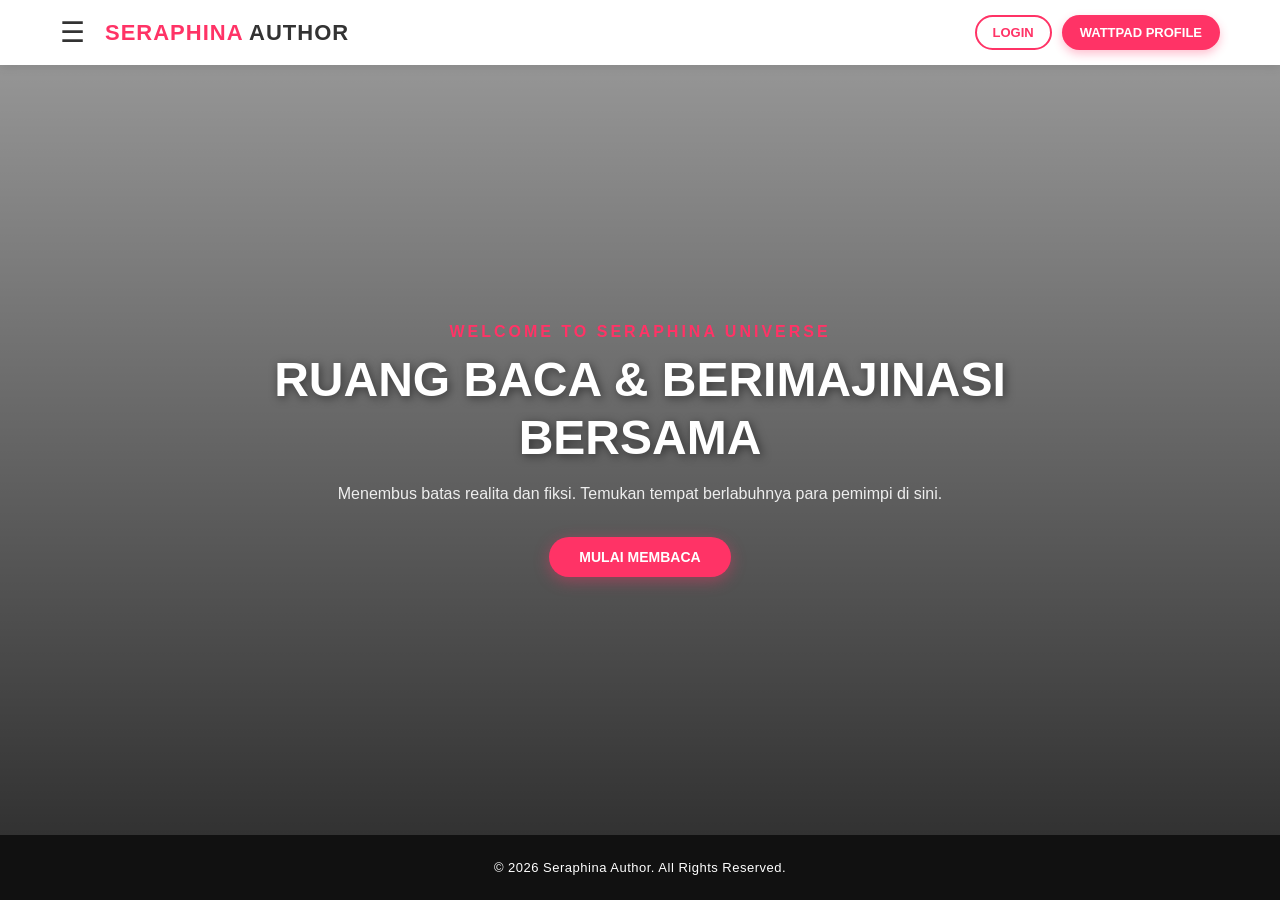
<file: index.html>
<!DOCTYPE html>
<html lang="id">
<head>
    <meta charset="UTF-8">
    <meta name="viewport" content="width=device-width, initial-scale=1.0">
    <title>Seraphina Author - Home</title>
    <link rel="stylesheet" href="style.css">
</head>
<body class="home-body">

    <!-- NAVIGASI & HAMBURGER MENU -->
    <nav class="navbar">
        <div class="nav-container">
            <div class="nav-left">
                <div class="hamburger" onclick="toggleSidebar()">&#9776;</div>
                <div class="logo">
                    <a href="index.html">SERAPHINA <span>AUTHOR</span></a>
                </div>
            </div>
        
            <div class="nav-right" style="display: flex; gap: 10px; align-items: center;">
                <a href="login.html" class="btn-login">LOGIN</a>
                <a href="https://wattpad.com" target="_blank" class="btn-wattpad">WATTPAD PROFILE</a>
            </div>
        </div>
    </nav>

    <!-- SIDEBAR -->
    <div id="mySidebar" class="sidebar">
        <span class="close-btn" onclick="toggleSidebar()">&times;</span>
        <ul class="sidebar-menu">
            <li><a href="index.html" onclick="toggleSidebar()">HOME</a></li>
            <li><a href="chapters.html" onclick="toggleSidebar()">CHAPTERS</a></li>
            <li><a href="character.html" onclick="toggleSidebar()">CHARACTER</a></li>
            <li><a href="stories.html" onclick="toggleSidebar()">STORIES</a></li>
            <li><a href="soundtrack.html" onclick="toggleSidebar()">SOUNDTRACK</a></li>
            <li><a href="login.html" onclick="toggleSidebar()">LOGIN</a></li>
        </ul>
    </div>

    <div id="sidebarOverlay" class="sidebar-overlay" onclick="toggleSidebar()"></div>

    <!-- HERO BANNER -->
    <header class="hero">
        <video autoplay loop muted playsinline class="hero-video">
            <source src="BG BARU (1).mp4" type="video/mp4">
        </video>

        <div class="hero-overlay">
            <div class="hero-content">
                <p class="tagline">WELCOME TO SERAPHINA UNIVERSE</p>
                <h1>RUANG BACA & BERIMAJINASI BERSAMA</h1>
                <p class="sub-text">Menembus batas realita dan fiksi. Temukan tempat berlabuhnya para pemimpi di sini.</p>
                <div class="hero-buttons">
                    <a href="https://www.wattpad.com/story/394525898-kilau-dan-debu-s1-end" target="_blank" class="btn-main">MULAI MEMBACA</a>
                </div>
            </div>
        </div>
    </header>

    <footer>
        <p>&copy; 2026 Seraphina Author. All Rights Reserved.</p>
    </footer>

    <!-- SCRIPT MENU -->
    <script>
        function toggleSidebar() {
            var sidebar = document.getElementById("mySidebar");
            sidebar.classList.toggle("active");
            
            // Opsional: untuk mengaktifkan overlay jika ada
            var overlay = document.getElementById("sidebarOverlay");
            if(overlay) {
                overlay.classList.toggle("active");
            }
        }
    </script>
    <script src="script.js"></script>
</body>
</html>
</file>
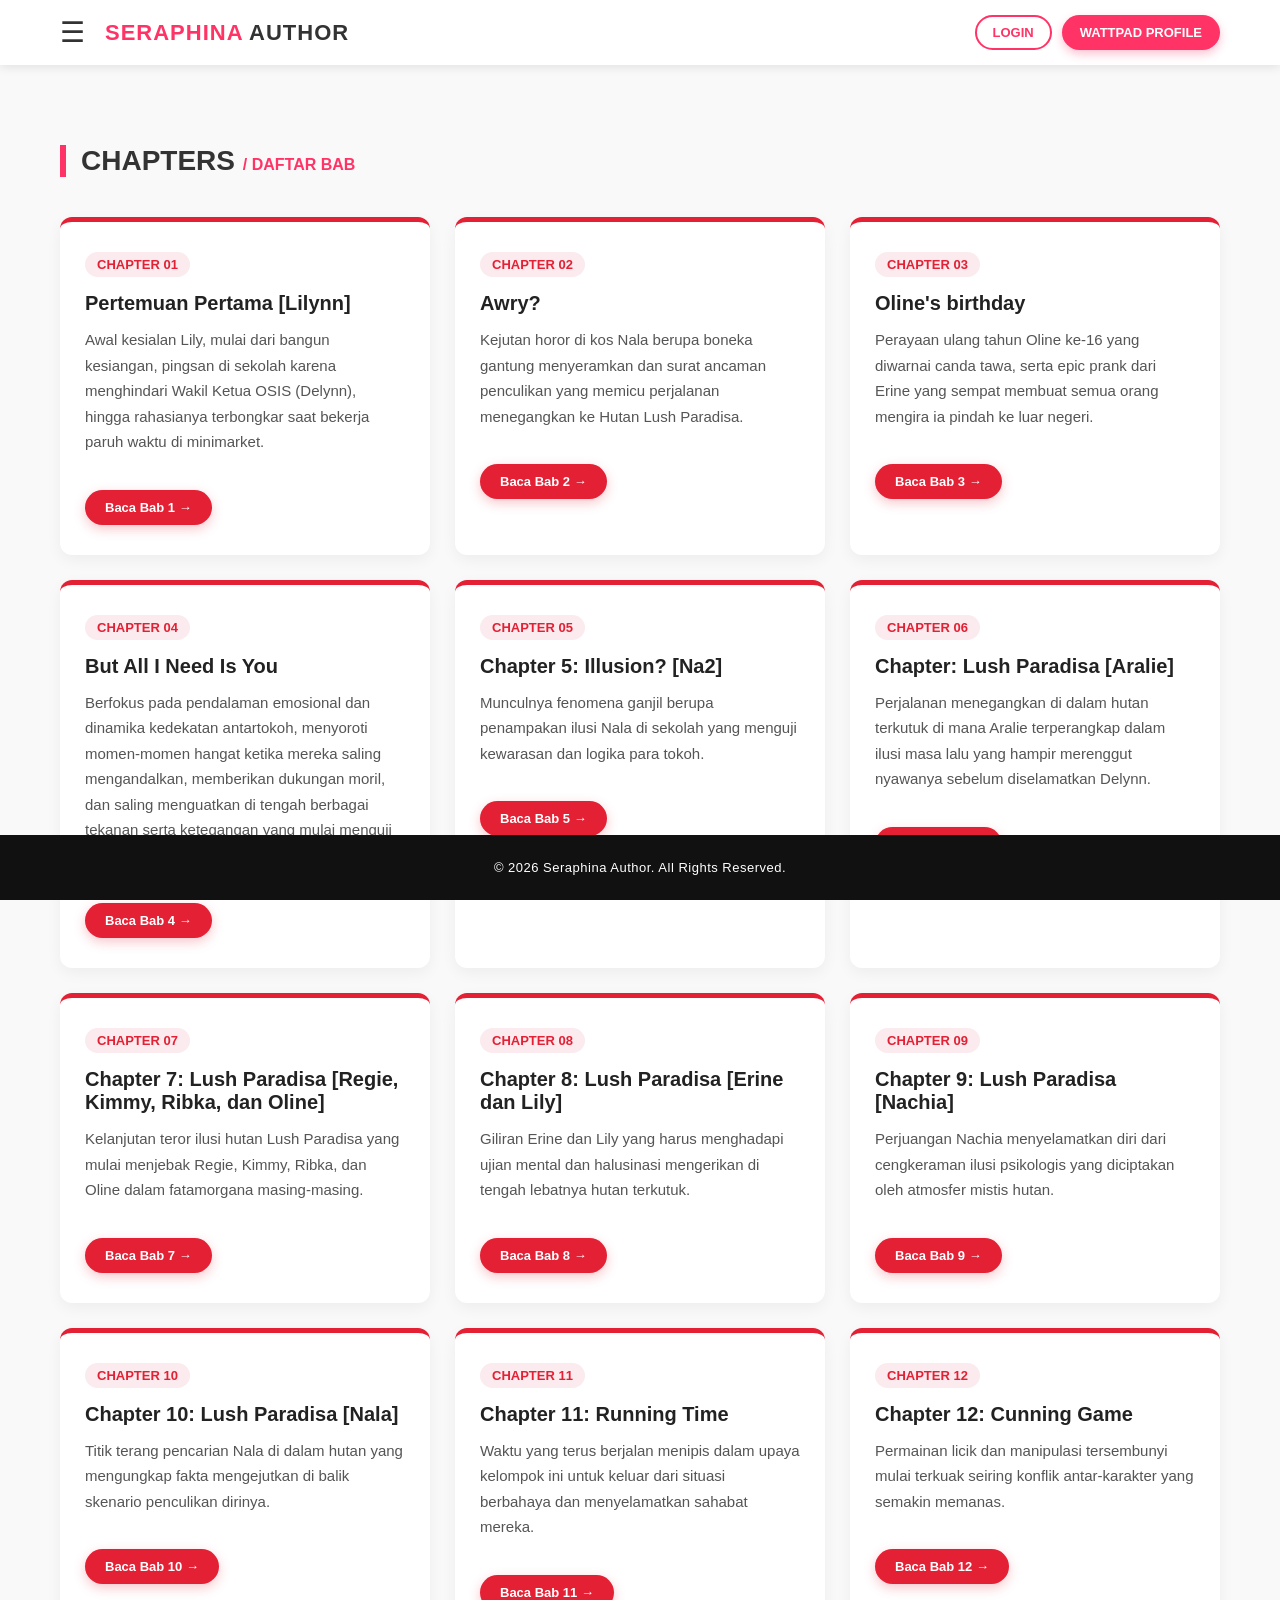
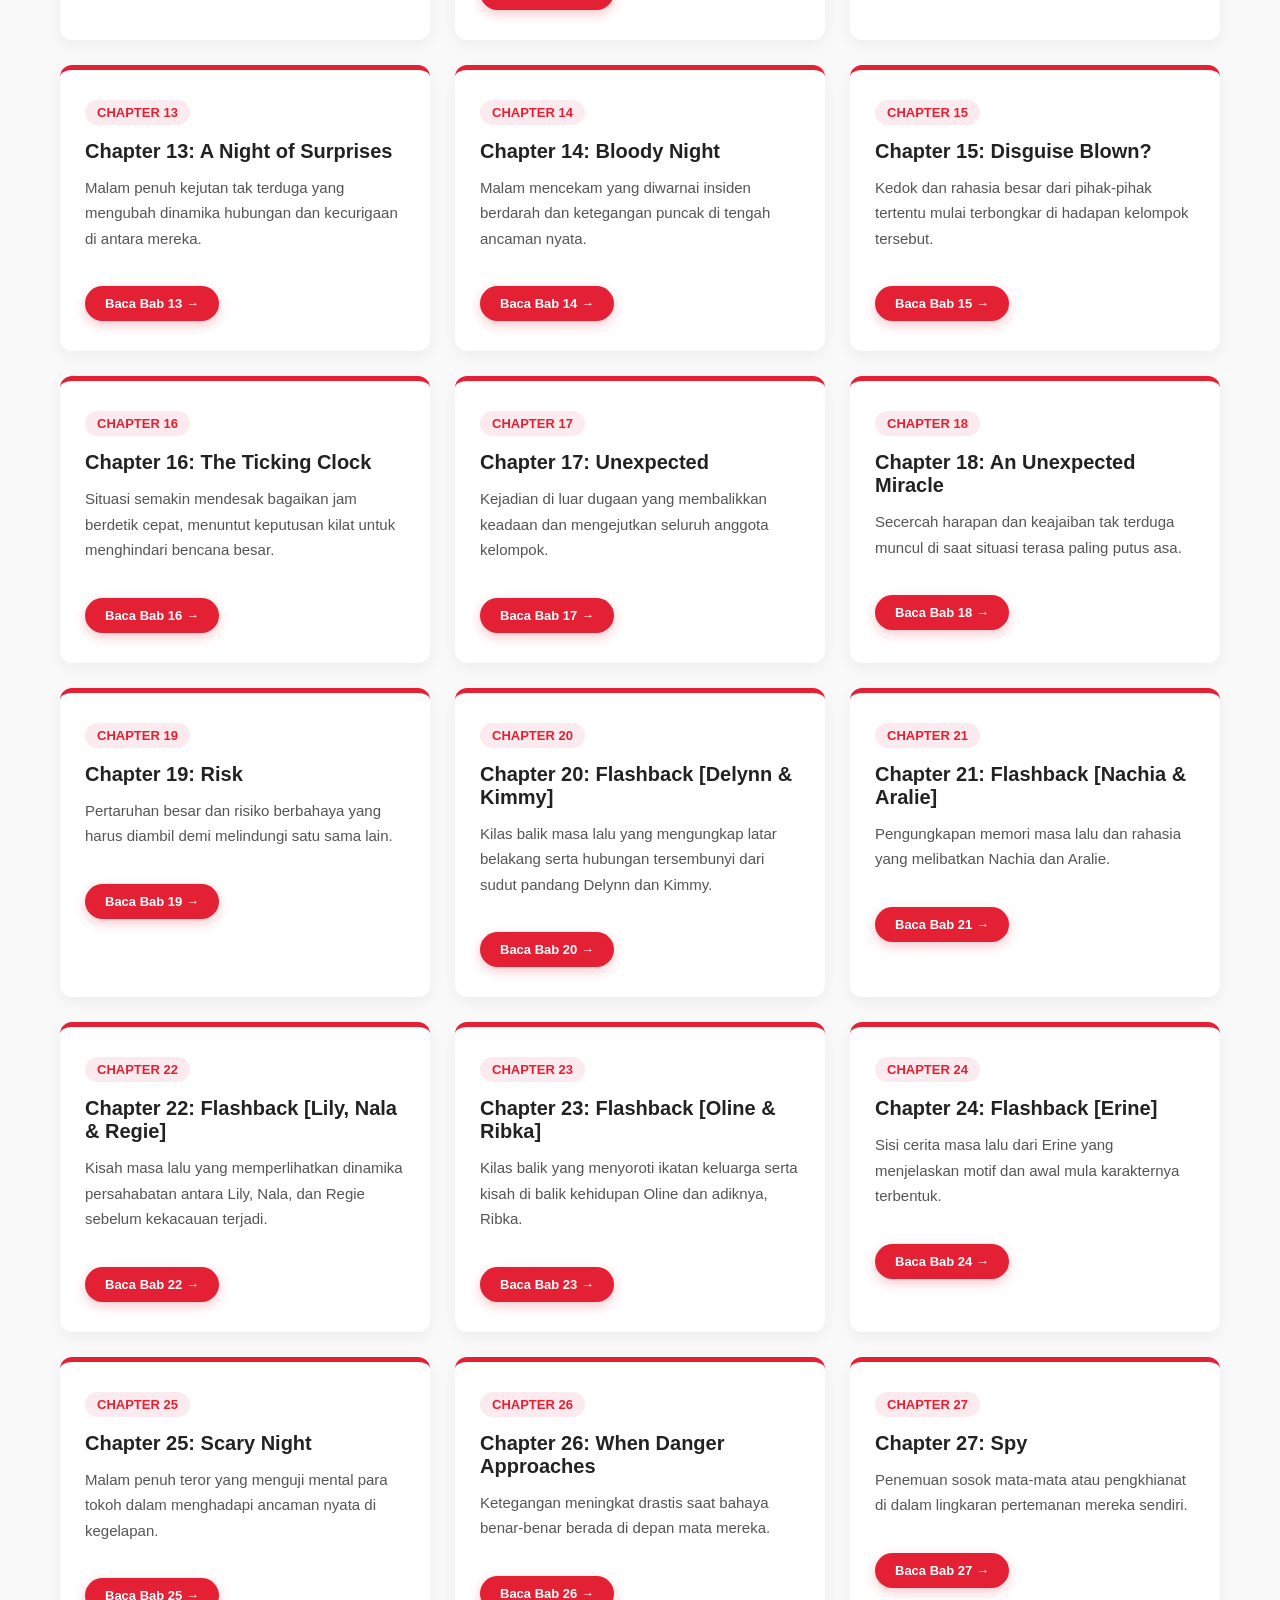
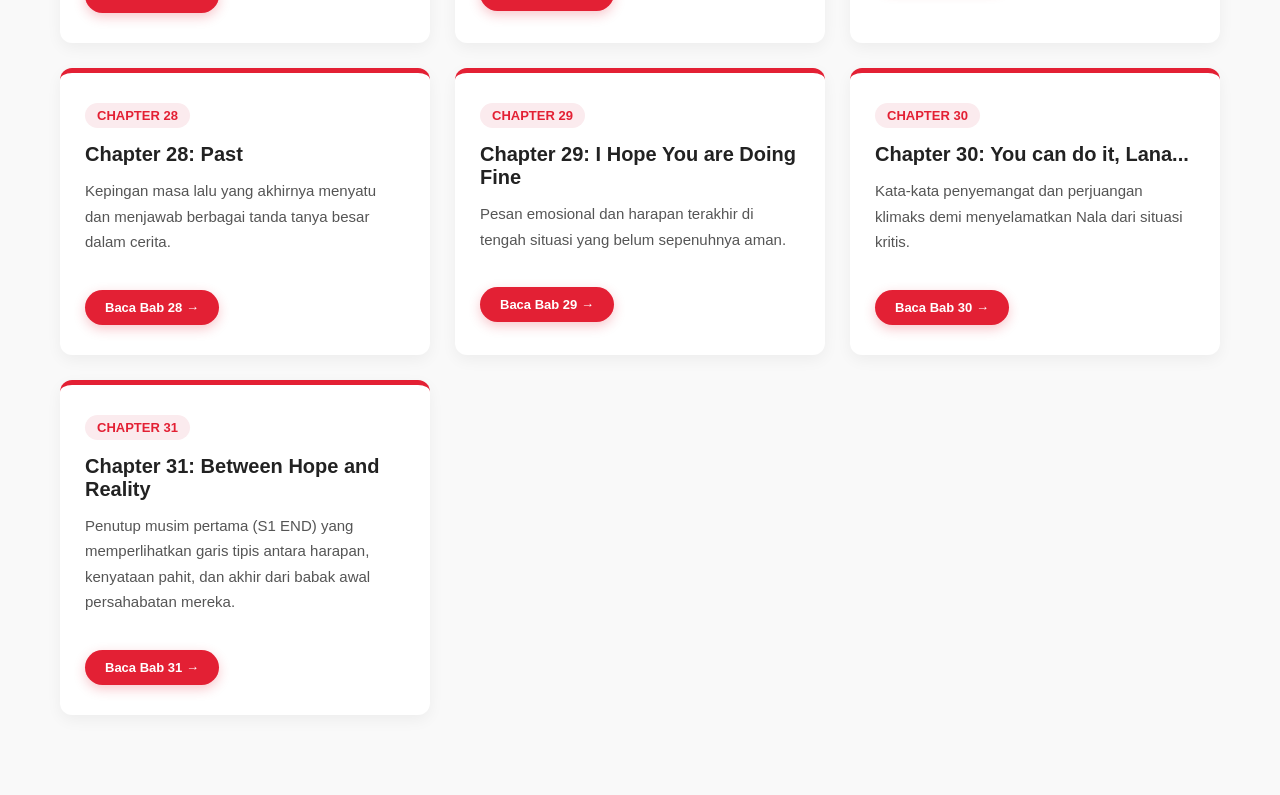
<file: chapters.html>
<!DOCTYPE html>
<html lang="id">
<head>
    <meta charset="UTF-8">
    <meta name="viewport" content="width=device-width, initial-scale=1.0">
    <title>Chapters - Seraphina Author</title>
    <link rel="stylesheet" href="style.css">
</head>
<body>

    <!-- NAVIGASI & SIDEBAR (Harus selalu ada di setiap halaman) -->
    <nav class="navbar">
        <div class="nav-container">
            <div class="nav-left">
                <div class="hamburger" onclick="toggleSidebar()">&#9776;</div>
                <div class="logo">
                    <a href="index.html">SERAPHINA <span>AUTHOR</span></a>
                </div>
            </div>
            
            <!-- Ini bagian yang baru ditambahkan -->
            <div class="nav-right" style="display: flex; gap: 10px; align-items: center;">
                <a href="login.html" class="btn-login">LOGIN</a>
                <a href="https://wattpad.com" target="_blank" class="btn-wattpad">WATTPAD PROFILE</a>
            </div>
            
        </div>
    </nav>

    <!-- SIDEBAR -->
    <div id="mySidebar" class="sidebar">
        <span class="close-btn" onclick="toggleSidebar()">&times;</span>
        <ul class="sidebar-menu">
            <li><a href="index.html" onclick="toggleSidebar()">HOME</a></li>
            <!-- class="active" dipasang di menu CHAPTER -->
            <li><a href="chapters.html" class="active" onclick="toggleSidebar()">CHAPTERS</a></li>
            <li><a href="character.html" onclick="toggleSidebar()">CHARACTER</a></li>
            <li><a href="stories.html" onclick="toggleSidebar()">STORIES</a></li>
            <li><a href="soundtrack.html" onclick="toggleSidebar()">SOUNDTRACK</a></li>
            <li><a href="login.html" onclick="toggleSidebar()">LOGIN</a></li>
        </ul>
    </div>
    <div id="sidebarOverlay" class="sidebar-overlay" onclick="toggleSidebar()"></div>

    <div id="sidebarOverlay" class="sidebar-overlay" onclick="toggleSidebar()"></div>

    <!-- KONTEN HALAMAN CHAPTER -->
    <section class="section-container">
        <h2 class="section-title">CHAPTERS <span>/ DAFTAR BAB</span></h2>
        <div class="chapter-grid">
            
            <div class="chapter-card">
                <span class="chapter-number">CHAPTER 01</span>
                <h3>Pertemuan Pertama [Lilynn]</h3>
                <p class="chapter-desc">Awal kesialan Lily, mulai dari bangun kesiangan, pingsan di sekolah karena menghindari Wakil Ketua OSIS (Delynn), hingga rahasianya terbongkar saat bekerja paruh waktu di minimarket.</p>
                <a href="#" class="read-more">Baca Bab 1 &rarr;</a>
            </div>

            <div class="chapter-card">
                <span class="chapter-number">CHAPTER 02</span>
                <h3>Awry?</h3>
                <p class="chapter-desc">Kejutan horor di kos Nala berupa boneka gantung menyeramkan dan surat ancaman penculikan yang memicu perjalanan menegangkan ke Hutan Lush Paradisa.</p>
                <a href="#" class="read-more">Baca Bab 2 &rarr;</a>
            </div>

            <div class="chapter-card">
                <span class="chapter-number">CHAPTER 03</span>
                <h3>Oline's birthday</h3>
                <p class="chapter-desc">Perayaan ulang tahun Oline ke-16 yang diwarnai canda tawa, serta epic prank dari Erine yang sempat membuat semua orang mengira ia pindah ke luar negeri.</p>
                <a href="#" class="read-more">Baca Bab 3 &rarr;</a>
            </div>

            <div class="chapter-card">
                <span class="chapter-number">CHAPTER 04</span>
                <h3>But All I Need Is You</h3>
                <p class="chapter-desc">Berfokus pada pendalaman emosional dan dinamika kedekatan antartokoh, menyoroti momen-momen hangat ketika mereka saling mengandalkan, memberikan dukungan moril, dan saling menguatkan di tengah berbagai tekanan serta ketegangan yang mulai menguji ikatan persahabatan mereka.</p>
                <a href="#" class="read-more">Baca Bab 4 &rarr;</a>
            </div>

            <div class="chapter-card">
                <span class="chapter-number">CHAPTER 05</span>
                <h3>Chapter 5: Illusion? [Na2]</h3>
                <p class="chapter-desc">Munculnya fenomena ganjil berupa penampakan ilusi Nala di sekolah yang menguji kewarasan dan logika para tokoh.</p>
                <a href="#" class="read-more">Baca Bab 5 &rarr;</a>
            </div>

            <div class="chapter-card">
                <span class="chapter-number">CHAPTER 06</span>
                <h3>Chapter: Lush Paradisa [Aralie]</h3>
                <p class="chapter-desc">Perjalanan menegangkan di dalam hutan terkutuk di mana Aralie terperangkap dalam ilusi masa lalu yang hampir merenggut nyawanya sebelum diselamatkan Delynn.</p>
                <a href="#" class="read-more">Baca Bab 6 &rarr;</a>
            </div>

            <div class="chapter-card">
                <span class="chapter-number">CHAPTER 07</span>
                <h3>Chapter 7: Lush Paradisa [Regie, Kimmy, Ribka, dan Oline]</h3>
                <p class="chapter-desc">Kelanjutan teror ilusi hutan Lush Paradisa yang mulai menjebak Regie, Kimmy, Ribka, dan Oline dalam fatamorgana masing-masing.</p>
                <a href="#" class="read-more">Baca Bab 7 &rarr;</a>
            </div>

            <div class="chapter-card">
                <span class="chapter-number">CHAPTER 08</span>
                <h3>Chapter 8: Lush Paradisa [Erine dan Lily]</h3>
                <p class="chapter-desc">Giliran Erine dan Lily yang harus menghadapi ujian mental dan halusinasi mengerikan di tengah lebatnya hutan terkutuk.</p>
                <a href="#" class="read-more">Baca Bab 8 &rarr;</a>
            </div>

            <div class="chapter-card">
                <span class="chapter-number">CHAPTER 09</span>
                <h3>Chapter 9: Lush Paradisa [Nachia]</h3>
                <p class="chapter-desc">Perjuangan Nachia menyelamatkan diri dari cengkeraman ilusi psikologis yang diciptakan oleh atmosfer mistis hutan.</p>
                <a href="#" class="read-more">Baca Bab 9 &rarr;</a>
            </div>

            <div class="chapter-card">
                <span class="chapter-number">CHAPTER 10</span>
                <h3>Chapter 10: Lush Paradisa [Nala]</h3>
                <p class="chapter-desc">Titik terang pencarian Nala di dalam hutan yang mengungkap fakta mengejutkan di balik skenario penculikan dirinya.</p>
                <a href="#" class="read-more">Baca Bab 10 &rarr;</a>
            </div>

            <div class="chapter-card">
                <span class="chapter-number">CHAPTER 11</span>
                <h3>Chapter 11: Running Time</h3>
                <p class="chapter-desc">Waktu yang terus berjalan menipis dalam upaya kelompok ini untuk keluar dari situasi berbahaya dan menyelamatkan sahabat mereka.</p>
                <a href="#" class="read-more">Baca Bab 11 &rarr;</a>
            </div>

            <div class="chapter-card">
                <span class="chapter-number">CHAPTER 12</span>
                <h3>Chapter 12: Cunning Game</h3>
                <p class="chapter-desc">Permainan licik dan manipulasi tersembunyi mulai terkuak seiring konflik antar-karakter yang semakin memanas.</p>
                <a href="#" class="read-more">Baca Bab 12 &rarr;</a>
            </div>

            <div class="chapter-card">
                <span class="chapter-number">CHAPTER 13</span>
                <h3>Chapter 13: A Night of Surprises</h3>
                <p class="chapter-desc">Malam penuh kejutan tak terduga yang mengubah dinamika hubungan dan kecurigaan di antara mereka.</p>
                <a href="#" class="read-more">Baca Bab 13 &rarr;</a>
            </div>

            <div class="chapter-card">
                <span class="chapter-number">CHAPTER 14</span>
                <h3>Chapter 14: Bloody Night</h3>
                <p class="chapter-desc">Malam mencekam yang diwarnai insiden berdarah dan ketegangan puncak di tengah ancaman nyata.</p>
                <a href="#" class="read-more">Baca Bab 14 &rarr;</a>
            </div>

            <div class="chapter-card">
                <span class="chapter-number">CHAPTER 15</span>
                <h3>Chapter 15: Disguise Blown?</h3>
                <p class="chapter-desc">Kedok dan rahasia besar dari pihak-pihak tertentu mulai terbongkar di hadapan kelompok tersebut.</p>
                <a href="#" class="read-more">Baca Bab 15 &rarr;</a>
            </div>

            <div class="chapter-card">
                <span class="chapter-number">CHAPTER 16</span>
                <h3>Chapter 16: The Ticking Clock</h3>
                <p class="chapter-desc">Situasi semakin mendesak bagaikan jam berdetik cepat, menuntut keputusan kilat untuk menghindari bencana besar.</p>
                <a href="#" class="read-more">Baca Bab 16 &rarr;</a>
            </div>

            <div class="chapter-card">
                <span class="chapter-number">CHAPTER 17</span>
                <h3>Chapter 17: Unexpected</h3>
                <p class="chapter-desc">Kejadian di luar dugaan yang membalikkan keadaan dan mengejutkan seluruh anggota kelompok.</p>
                <a href="#" class="read-more">Baca Bab 17 &rarr;</a>
            </div>

            <div class="chapter-card">
                <span class="chapter-number">CHAPTER 18</span>
                <h3>Chapter 18: An Unexpected Miracle</h3>
                <p class="chapter-desc">Secercah harapan dan keajaiban tak terduga muncul di saat situasi terasa paling putus asa.</p>
                <a href="#" class="read-more">Baca Bab 18 &rarr;</a>
            </div>

            <div class="chapter-card">
                <span class="chapter-number">CHAPTER 19</span>
                <h3>Chapter 19: Risk</h3>
                <p class="chapter-desc">Pertaruhan besar dan risiko berbahaya yang harus diambil demi melindungi satu sama lain.</p>
                <a href="#" class="read-more">Baca Bab 19 &rarr;</a>
            </div>

            <div class="chapter-card">
                <span class="chapter-number">CHAPTER 20</span>
                <h3>Chapter 20: Flashback [Delynn & Kimmy]</h3>
                <p class="chapter-desc">Kilas balik masa lalu yang mengungkap latar belakang serta hubungan tersembunyi dari sudut pandang Delynn dan Kimmy.</p>
                <a href="#" class="read-more">Baca Bab 20 &rarr;</a>
            </div>

            <div class="chapter-card">
                <span class="chapter-number">CHAPTER 21</span>
                <h3>Chapter 21: Flashback [Nachia & Aralie]</h3>
                <p class="chapter-desc">Pengungkapan memori masa lalu dan rahasia yang melibatkan Nachia dan Aralie.</p>
                <a href="#" class="read-more">Baca Bab 21 &rarr;</a>
            </div>

            <div class="chapter-card">
                <span class="chapter-number">CHAPTER 22</span>
                <h3>Chapter 22: Flashback [Lily, Nala & Regie]</h3>
                <p class="chapter-desc">Kisah masa lalu yang memperlihatkan dinamika persahabatan antara Lily, Nala, dan Regie sebelum kekacauan terjadi.</p>
                <a href="#" class="read-more">Baca Bab 22 &rarr;</a>
            </div>

            <div class="chapter-card">
                <span class="chapter-number">CHAPTER 23</span>
                <h3>Chapter 23: Flashback [Oline & Ribka]</h3>
                <p class="chapter-desc">Kilas balik yang menyoroti ikatan keluarga serta kisah di balik kehidupan Oline dan adiknya, Ribka.</p>
                <a href="#" class="read-more">Baca Bab 23 &rarr;</a>
            </div>

            <div class="chapter-card">
                <span class="chapter-number">CHAPTER 24</span>
                <h3>Chapter 24: Flashback [Erine]</h3>
                <p class="chapter-desc">Sisi cerita masa lalu dari Erine yang menjelaskan motif dan awal mula karakternya terbentuk.</p>
                <a href="#" class="read-more">Baca Bab 24 &rarr;</a>
            </div>

            <div class="chapter-card">
                <span class="chapter-number">CHAPTER 25</span>
                <h3>Chapter 25: Scary Night</h3>
                <p class="chapter-desc">Malam penuh teror yang menguji mental para tokoh dalam menghadapi ancaman nyata di kegelapan.</p>
                <a href="#" class="read-more">Baca Bab 25 &rarr;</a>
            </div>

            <div class="chapter-card">
                <span class="chapter-number">CHAPTER 26</span>
                <h3>Chapter 26: When Danger Approaches</h3>
                <p class="chapter-desc">Ketegangan meningkat drastis saat bahaya benar-benar berada di depan mata mereka.</p>
                <a href="#" class="read-more">Baca Bab 26 &rarr;</a>
            </div>

            <div class="chapter-card">
                <span class="chapter-number">CHAPTER 27</span>
                <h3>Chapter 27: Spy</h3>
                <p class="chapter-desc">Penemuan sosok mata-mata atau pengkhianat di dalam lingkaran pertemanan mereka sendiri.</p>
                <a href="#" class="read-more">Baca Bab 27 &rarr;</a>
            </div>

            <div class="chapter-card">
                <span class="chapter-number">CHAPTER 28</span>
                <h3>Chapter 28: Past</h3>
                <p class="chapter-desc">Kepingan masa lalu yang akhirnya menyatu dan menjawab berbagai tanda tanya besar dalam cerita.</p>
                <a href="#" class="read-more">Baca Bab 28 &rarr;</a>
            </div>

            <div class="chapter-card">
                <span class="chapter-number">CHAPTER 29</span>
                <h3>Chapter 29: I Hope You are Doing Fine</h3>
                <p class="chapter-desc">Pesan emosional dan harapan terakhir di tengah situasi yang belum sepenuhnya aman.</p>
                <a href="#" class="read-more">Baca Bab 29 &rarr;</a>
            </div>

            <div class="chapter-card">
                <span class="chapter-number">CHAPTER 30</span>
                <h3>Chapter 30: You can do it, Lana...</h3>
                <p class="chapter-desc">Kata-kata penyemangat dan perjuangan klimaks demi menyelamatkan Nala dari situasi kritis.</p>
                <a href="#" class="read-more">Baca Bab 30 &rarr;</a>
            </div>

            <div class="chapter-card">
                <span class="chapter-number">CHAPTER 31</span>
                <h3>Chapter 31: Between Hope and Reality</h3>
                <p class="chapter-desc">Penutup musim pertama (S1 END) yang memperlihatkan garis tipis antara harapan, kenyataan pahit, dan akhir dari babak awal persahabatan mereka.</p>
                <a href="#" class="read-more">Baca Bab 31 &rarr;</a>
            </div>

        </div>
    </section>

    <footer style="position: fixed; bottom: 0; width: 100%;">
        <p>&copy; 2026 Seraphina Author. All Rights Reserved.</p>
    </footer>

    <!-- ================= JAVASCRIPT UNTUK INTERAKSI MENU ================= -->
    <script>
        const openMenuBtn = document.getElementById('open-menu');
        const closeMenuBtn = document.getElementById('close-menu');
        const sidebar = document.getElementById('sidebar');
        const overlay = document.getElementById('overlay');

        // Fungsi untuk membuka menu sidebar
        function openSidebar() {
            sidebar.classList.add('active');
            overlay.classList.add('active');
        }

        // Fungsi untuk menutup menu sidebar
        function closeSidebar() {
            sidebar.classList.remove('active');
            overlay.classList.remove('active');
        }

        // Event listener saat tombol diklik
        if(openMenuBtn && closeMenuBtn && sidebar && overlay) {
            openMenuBtn.addEventListener('click', openSidebar);
            closeMenuBtn.addEventListener('click', closeSidebar);
            overlay.addEventListener('click', closeSidebar);
        }
    </script>

    <script src="script.js"></script>
</body>
</html>
</file>
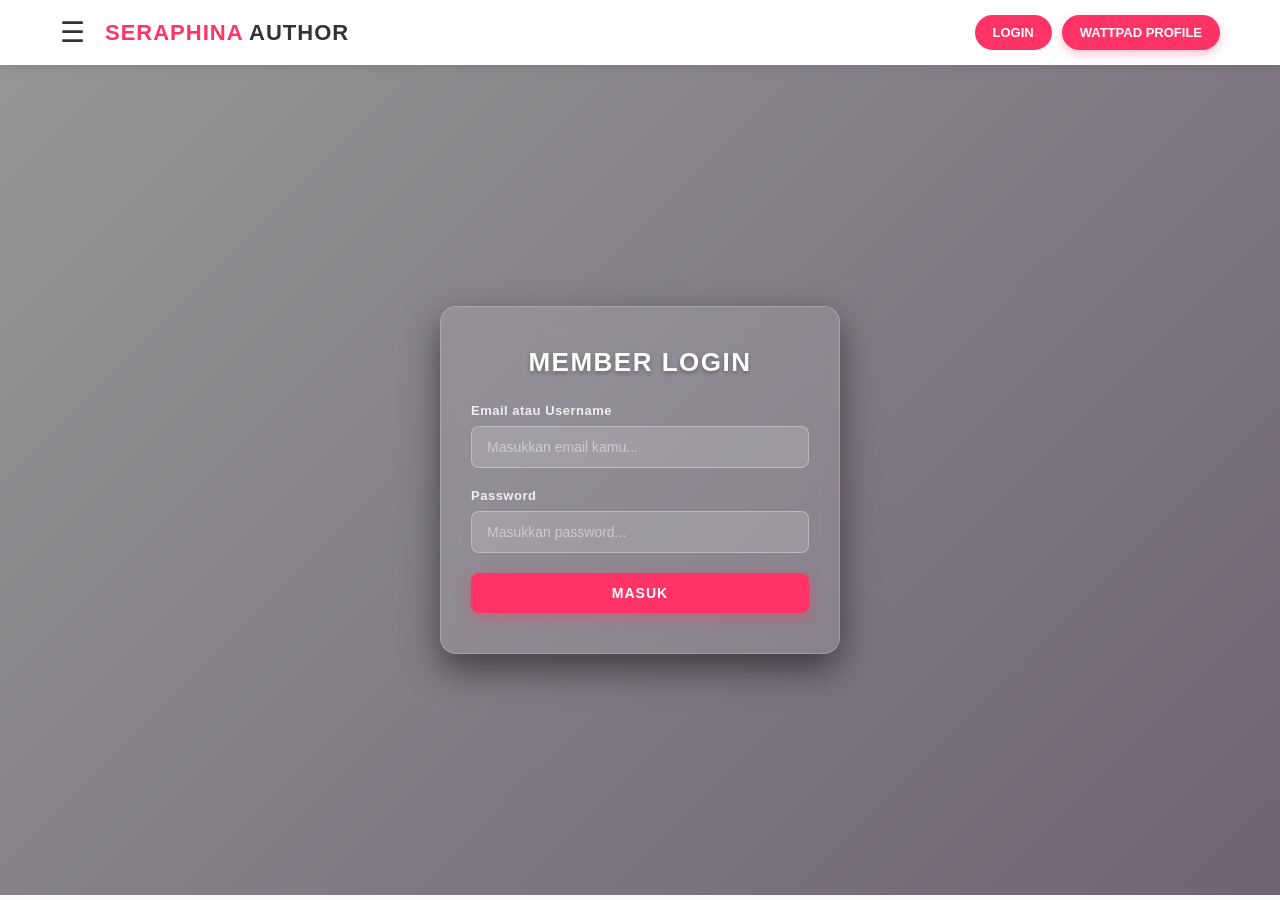
<file: login.html>
<!DOCTYPE html>
<html lang="id">
<head>
    <meta charset="UTF-8">
    <meta name="viewport" content="width=device-width, initial-scale=1.0">
    <title>Login - Seraphina Author</title>
    <link rel="stylesheet" href="style.css">
    <style>
        /* Mencegah scrollbar agar posisi layout stabil */
        html {
            scrollbar-width: none;
        }
        ::-webkit-scrollbar {
            display: none;
        }

        body {
            margin: 0;
            padding: 0;
            overflow-x: hidden;
            font-family: 'Segoe UI', Tahoma, Geneva, Verdana, sans-serif;
        }

        /* HERO SECTION LOGIN DENGAN VIDEO DI BAWAH NAVBAR */
        .login-hero {
            position: relative;
            height: calc(100vh - 70px); /* Menyesuaikan tinggi layar dikurangi tinggi navbar */
            display: flex;
            justify-content: center;
            align-items: center;
            overflow: hidden;
        }

        /* Video Background */
        .login-video {
            position: absolute;
            top: 0;
            left: 0;
            width: 100%;
            height: 100%;
            object-fit: cover;
            z-index: -1;
        }

        /* Lapisan Gelap Transparan di atas Video */
        .login-overlay {
            position: absolute;
            top: 0;
            left: 0;
            width: 100%;
            height: 100%;
            background: linear-gradient(135deg, rgba(0,0,0,0.4), rgba(20,0,30,0.6));
            display: flex;
            justify-content: center;
            align-items: center;
            z-index: 1;
        }

        /* KOTAK GLASSMORPHISM (KACA BURAM ESTETIK) */
        .login-card {
            background: rgba(255, 255, 255, 0.1);
            backdrop-filter: blur(12px);
            -webkit-backdrop-filter: blur(12px);
            border: 1px solid rgba(255, 255, 255, 0.2);
            padding: 40px 30px;
            border-radius: 16px;
            box-shadow: 0 15px 35px rgba(0, 0, 0, 0.5);
            width: 100%;
            max-width: 400px;
            color: white;
            z-index: 2;
        }

        .login-card h2 {
            font-size: 26px;
            font-weight: 900;
            margin-bottom: 25px;
            text-align: center;
            letter-spacing: 1.5px;
            color: #fff;
            text-shadow: 0 2px 4px rgba(0,0,0,0.3);
        }

        .form-group {
            margin-bottom: 20px;
        }

        .form-group label {
            display: block;
            font-size: 13px;
            font-weight: 700;
            color: #eee;
            margin-bottom: 8px;
            letter-spacing: 0.5px;
        }

        .form-group input {
            width: 100%;
            padding: 12px 15px;
            background: rgba(255, 255, 255, 0.15);
            border: 1px solid rgba(255, 255, 255, 0.3);
            border-radius: 8px;
            font-size: 14px;
            color: white;
            outline: none;
            box-sizing: border-box;
            transition: all 0.3s ease;
        }

        .form-group input::placeholder {
            color: #ccc;
        }

        .form-group input:focus {
            border-color: #ff3366;
            background: rgba(255, 255, 255, 0.25);
            box-shadow: 0 0 12px rgba(255, 51, 102, 0.6);
        }

        .btn-submit {
            width: 100%;
            background-color: #ff3366;
            color: white;
            border: none;
            padding: 12px;
            font-weight: bold;
            font-size: 14px;
            border-radius: 8px;
            cursor: pointer;
            transition: all 0.3s ease;
            box-shadow: 0 4px 15px rgba(255, 51, 102, 0.4);
            letter-spacing: 1px;
        }

        .btn-submit:hover {
            background-color: #ff1a53;
            transform: translateY(-2px);
            box-shadow: 0 6px 20px rgba(255, 51, 102, 0.7);
        }
    </style>
</head>
<body>

    <nav class="navbar">
        <div class="nav-container">
            <div class="nav-left">
                <div class="hamburger" onclick="toggleSidebar()">&#9776;</div>
                <div class="logo">
                    <a href="index.html">SERAPHINA <span>AUTHOR</span></a>
                </div>
            </div>
            <div class="nav-right" style="display: flex; gap: 10px; align-items: center;">
                <a href="login.html" class="btn-login" style="background-color: #ff3366; color: white;">LOGIN</a>
                <a href="https://wattpad.com" target="_blank" class="btn-wattpad">WATTPAD PROFILE</a>
            </div>
        </div>
    </nav>

    <!-- SIDEBAR -->
    <div id="mySidebar" class="sidebar">
        <span class="close-btn" onclick="toggleSidebar()">&times;</span>
        <ul class="sidebar-menu">
            <li><a href="index.html" onclick="toggleSidebar()">HOME</a></li>
            <li><a href="chapters.html" onclick="toggleSidebar()">CHAPTERS</a></li>
            <li><a href="character.html" onclick="toggleSidebar()">CHARACTER</a></li>
            <li><a href="soundtrack.html" onclick="toggleSidebar()">SOUNDTRACK</a></li>
            <li><a href="stories.html" onclick="toggleSidebar()">STORIES</a></li>
            <li><a href="login.html" onclick="toggleSidebar()">LOGIN</a></li>
        </ul>
    </div>

    <div id="sidebarOverlay" class="sidebar-overlay" onclick="toggleSidebar()"></div>

    <section class="login-hero">
        <video autoplay loop muted playsinline class="login-video">
            <source src="bg.mp4" type="video/mp4">
        </video>

        <div class="login-overlay">
            <div class="login-card">
                <h2>MEMBER LOGIN</h2>
                <form action="index.html">
                    <div class="form-group">
                        <label>Email atau Username</label>
                        <input type="text" placeholder="Masukkan email kamu..." required>
                    </div>
                    <div class="form-group">
                        <label>Password</label>
                        <input type="password" placeholder="Masukkan password..." required>
                    </div>
                    <button type="submit" class="btn-submit">MASUK</button>
                </form>
            </div>
        </div>
    </section>

    <script>
        function toggleSidebar() {
            var sidebar = document.getElementById("mySidebar");
            sidebar.classList.toggle("active");
        }
    </script>

    <script src="script.js"></script>
</body>
</html>
</file>
<file: style.css>
/* Menyembunyikan scroll bar untuk Google Chrome, Safari, dan Edge */
::-webkit-scrollbar {
    display: none;
}

/* Menyembunyikan scroll bar untuk Firefox */
html {
    scrollbar-width: none;
}

/* RESET & FONTS */
* {
    margin: 0;
    padding: 0;
    box-sizing: border-box;
    font-family: 'Segoe UI', Arial, sans-serif;
}

html {
    scroll-behavior: smooth; /* Membuat efek scroll lebih halus */
}

body {
    background-color: #f9f9f9;
    color: #333;
    
    /* 3 Baris baru di bawah ini adalah kunci untuk mengatasi ruang putih */
    display: flex;
    flex-direction: column;
    min-height: 100vh; 
}

/* =========================================
   NAVBAR & HAMBURGER MENU
========================================= */
.navbar {
    position: sticky;
    top: 0;
    background-color: #ffffff;
    box-shadow: 0 2px 10px rgba(0,0,0,0.1);
    z-index: 1000;
}

.nav-container {
    max-width: 1200px;
    margin: auto;
    display: flex;
    justify-content: space-between;
    align-items: center;
    padding: 15px 20px;
}

.nav-left {
    display: flex;
    align-items: center;
    gap: 20px; /* Jarak antara ikon hamburger dan logo */
}

.hamburger {
    font-size: 28px;
    cursor: pointer;
    color: #333;
    transition: color 0.3s;
    line-height: 1;
}

.hamburger:hover {
    color: #ff3366; /* Berubah pink saat disentuh kursor */
}

.logo a {
    font-size: 22px;
    font-weight: 900;
    color: #ff3366; 
    text-decoration: none;
    letter-spacing: 1px;
}

.logo a span {
    color: #333;
}

.btn-wattpad {
    background-color: #ff3366;
    color: white;
    padding: 10px 18px; 
    text-decoration: none;
    font-weight: bold;
    font-size: 13px;
    border-radius: 25px; /* Sudut membulat modern */
    box-shadow: 0 4px 10px rgba(255, 51, 102, 0.3);
    transition: all 0.3s ease;
}

.btn-wattpad:hover {
    background-color: #e02855;
    transform: translateY(-2px); /* Tombol sedikit terangkat */
    box-shadow: 0 6px 15px rgba(255, 51, 102, 0.4);
}

/* SIDEBAR DI SAMPING KIRI DENGAN ANIMASI FADE & SLIDE */
.sidebar {
    position: fixed;
    top: 0;
    left: 0;
    width: 300px;
    height: 100%;
    background-color: #2b3140;
    z-index: 2000;
    transform: translateX(-100%);
    opacity: 0;
    visibility: hidden;
    transition: transform 0.4s cubic-bezier(0.4, 0, 0.2, 1), opacity 0.4s ease, visibility 0.4s ease;
    box-shadow: 15px 0 35px rgba(0, 0, 0, 0.5);
    display: flex;
    flex-direction: column;
    padding-top: 80px;
}

.sidebar.active {
    transform: translateX(0);
    opacity: 1;
    visibility: visible;
}

.sidebar .close-btn {
    position: absolute;
    top: 20px;
    right: 25px;
    font-size: 36px;
    color: white;
    cursor: pointer;
    transition: color 0.3s ease;
}

.sidebar .close-btn:hover {
    color: #ff3366;
}

.sidebar-menu {
    list-style: none;
    padding: 0 30px;
    margin: 0;
}

.sidebar-menu li {
    margin: 20px 0;
}

.sidebar-menu a {
    text-decoration: none;
    font-size: 20px;
    font-weight: 700;
    color: #ffffff;
    letter-spacing: 1.5px;
    transition: color 0.3s ease;
    display: block;
}

.sidebar-menu a:hover {
    color: #ff3366;
}

.lang-selector {
    padding: 0 30px;
    margin-top: 40px;
    font-size: 15px;
    font-weight: bold;
    letter-spacing: 2px;
    color: #fff;
}

/* SIDEBAR DI SAMPING KIRI */
.sidebar {
    position: fixed;
    top: 0;
    left: 0;
    width: 300px;
    height: 100%;
    background-color: #2b3140;
    z-index: 2000;
    transform: translateX(-100%);
    opacity: 0;
    visibility: hidden;
    transition: transform 0.4s cubic-bezier(0.4, 0, 0.2, 1), opacity 0.4s ease, visibility 0.4s ease;
    box-shadow: 15px 0 35px rgba(0, 0, 0, 0.5);
    display: flex;
    flex-direction: column;
    padding-top: 80px;
}

.sidebar.active {
    transform: translateX(0);
    opacity: 1;
    visibility: visible;
}

.sidebar .close-btn {
    position: absolute;
    top: 20px;
    right: 25px;
    font-size: 36px;
    color: white;
    cursor: pointer;
    transition: color 0.3s ease;
}

.sidebar .close-btn:hover {
    color: #ff3366;
}

.sidebar-menu {
    list-style: none;
    padding: 0 30px;
    margin: 0;
}

/* EFEK ANIMASI FADE-IN UNTUK MASING-MASING MENU */
.sidebar-menu li {
    margin: 20px 0;
    opacity: 0;
    transform: translateY(15px);
    transition: opacity 0.4s ease, transform 0.4s ease;
}

.sidebar.active .sidebar-menu li:nth-child(1) { opacity: 1; transform: translateY(0); transition-delay: 0.1s; }
.sidebar.active .sidebar-menu li:nth-child(2) { opacity: 1; transform: translateY(0); transition-delay: 0.15s; }
.sidebar.active .sidebar-menu li:nth-child(3) { opacity: 1; transform: translateY(0); transition-delay: 0.2s; }
.sidebar.active .sidebar-menu li:nth-child(4) { opacity: 1; transform: translateY(0); transition-delay: 0.25s; }
.sidebar.active .sidebar-menu li:nth-child(5) { opacity: 1; transform: translateY(0); transition-delay: 0.3s; }
.sidebar.active .sidebar-menu li:nth-child(6) { opacity: 1; transform: translateY(0); transition-delay: 0.35s; }

.sidebar-menu a {
    text-decoration: none;
    font-size: 20px;
    font-weight: 700;
    color: #ffffff;
    letter-spacing: 1.5px;
    transition: color 0.3s ease;
    display: block;
}

.sidebar-menu a:hover {
    color: #ff3366;
}

/* OVERLAY GELAP DI LUAR SIDEBAR */
.sidebar-overlay {
    position: fixed;
    top: 0;
    left: 0;
    width: 100%;
    height: 100%;
    background-color: rgba(0, 0, 0, 0.6);
    backdrop-filter: blur(3px);
    -webkit-backdrop-filter: blur(3px);
    z-index: 1999;
    opacity: 0;
    visibility: hidden;
    transition: opacity 0.4s ease, visibility 0.4s ease;
}

.sidebar-overlay.active {
    opacity: 1;
    visibility: visible;
}

/* =========================================
   HERO BANNER FULLSCREEN (DENGAN VIDEO)
========================================= */
.hero {
    flex-grow: 1;        /* Ajaib! Ini membuat area video meregang menutupi semua ruang putih */
    min-height: 80vh;    /* Memastikan videonya tidak terlalu pendek di layar kecil */
    position: relative;
    overflow: hidden; 
}

/* Pengaturan untuk Video Background */
.hero-video {
    position: absolute;
    top: 0;
    left: 0;
    width: 100%;
    height: 100%;
    object-fit: cover; /* Menjaga proporsi video agar tidak gepeng, memenuhi seluruh layar */
    z-index: -1; /* Memastikan video berada di lapisan paling bawah (di belakang teks) */
}

.hero-overlay {
    position: absolute; /* Diubah menjadi absolute agar bisa membentang penuh */
    top: 0;             /* Menempel di dinding atas */
    left: 0;            /* Menempel di dinding kiri */
    width: 100%;
    height: 100%;
    /* Gradasi gelap agar teks putih lebih terbaca di atas video */
    background: linear-gradient(to bottom, rgba(0,0,0,0.4), rgba(0,0,0,0.8)); 
    display: flex;
    justify-content: center; /* Menengahkan teks secara horizontal (kiri-kanan) */
    align-items: center;     /* Menengahkan teks secara vertikal (atas-bawah) */
    text-align: center;
    z-index: 1;
}

.hero-content {
    color: white;
    max-width: 800px;
    padding: 20px;
    animation: fadeIn 1s ease-out;
}

@keyframes fadeIn {
    from { opacity: 0; transform: translateY(20px); }
    to { opacity: 1; transform: translateY(0); }
}

.tagline {
    color: #ff3366;
    font-weight: 800;
    letter-spacing: 3px; 
    margin-bottom: 10px;
    text-transform: uppercase;
}

.hero-content h1 {
    font-size: 48px;
    font-weight: 900;
    margin-bottom: 15px;
    line-height: 1.2;
    text-shadow: 2px 2px 10px rgba(0,0,0,0.5);
}

.sub-text {
    font-size: 16px;
    margin-bottom: 30px;
    color: #eee;
    line-height: 1.6;
}

.hero-buttons {
    display: flex;
    justify-content: center;
    gap: 15px;
}

.btn-main, .btn-secondary {
    padding: 12px 30px;
    font-weight: bold;
    text-decoration: none;
    border-radius: 30px;
    font-size: 14px;
    transition: all 0.3s;
}

.btn-main {
    background-color: #ff3366;
    color: white;
    box-shadow: 0 4px 15px rgba(255, 51, 102, 0.4);
}

.btn-secondary {
    background-color: rgba(255, 255, 255, 0.1); 
    color: white;
    border: 2px solid white;
    backdrop-filter: blur(5px);
}

.btn-main:hover { 
    background-color: #e02855; 
    transform: translateY(-3px);
    box-shadow: 0 6px 20px rgba(255, 51, 102, 0.6);
}

.btn-secondary:hover { 
    background-color: white; 
    color: #333; 
    transform: translateY(-3px);
}

/* =========================================
   LAYOUT SECTION UMUM
========================================= */
.section-container {
    max-width: 1200px;
    margin: auto;
    padding: 80px 20px; 
}

.bg-gray {
    background-color: #f4f4f4; 
}

.section-title {
    font-size: 28px;
    font-weight: 900;
    color: #333; 
    margin-bottom: 40px;
    border-left: 6px solid #ff3366;
    padding-left: 15px;
    text-transform: uppercase;
}

.section-title span {
    color: #ff3366; 
    font-size: 16px;
    font-weight: 700;
}

/* =========================================
   CHAPTER GRID (KOTAK DAFTAR BAB)
========================================= */
.chapter-grid {
    display: grid;
    grid-template-columns: repeat(auto-fit, minmax(300px, 1fr));
    gap: 25px;
}

.chapter-card {
    background: white;
    padding: 30px 25px; 
    border-radius: 12px; 
    border-top: 5px solid #e32034; /* Ubah ke merah JKT48 */
    box-shadow: 0 5px 15px rgba(0,0,0,0.05);
    transition: all 0.3s ease;
}

.chapter-card:hover {
    transform: translateY(-8px); /* Kotak terangkat naik */
    box-shadow: 0 12px 25px rgba(0,0,0,0.1);
}

.chapter-number {
    font-size: 13px;
    font-weight: 900;
    background-color: #fbebee; /* Disesuaikan agar pas dengan merah baru */
    color: #e32034; /* Ubah ke merah JKT48 */
    padding: 5px 12px;
    border-radius: 20px;
    display: inline-block;
    margin-bottom: 15px;
}

.chapter-card h3 {
    font-size: 20px;
    color: #222;
    margin-bottom: 12px;
    font-weight: 800;
}

.chapter-desc {
    font-size: 15px;
    color: #555;
    line-height: 1.7;
    margin-bottom: 20px;
}

/* =========================================
   GAYA TOMBOL BACA BAB (MODERN & ESTETIK)
========================================= */
.read-more {
    display: inline-flex;
    align-items: center;
    justify-content: center;
    gap: 8px;                         /* Jarak teks dan panah */
    background-color: #e32034;        /* Warna latar tombol merah */
    color: #ffffff !important;        /* Warna teks menjadi putih */
    padding: 10px 20px;               /* Membuat bentuk tombol */
    border-radius: 25px;              /* Membuat sudut tombol membulat estetik */
    font-size: 13px;
    font-weight: 800;
    text-decoration: none;
    box-shadow: 0 4px 12px rgba(227, 32, 52, 0.25); /* Efek bayangan */
    transition: all 0.3s ease;
    margin-top: 15px;                 /* Memberi jarak dari teks deskripsi di atasnya */
}

/* EFEK SAAT KURSOR DIARAHKAN KE TOMBOL (HOVER) */
.read-more:hover {
    background-color: #c9182b;        /* Warna sedikit menggelap saat disentuh */
    transform: translateY(-3px);      /* Tombol sedikit terangkat */
    box-shadow: 0 6px 18px rgba(227, 32, 52, 0.4);
    color: #ffffff !important;
}

/* EFEK ANIMASI PANAH SAAT DI-HOVER */
.read-more:hover span, 
.read-more:hover {
    gap: 12px; /* Panah bergerak sedikit ke kanan */
}

/* =========================================
   GAYA FOOTER HITAM ELEGAN & RATA TENGAH
========================================= */
footer {
    background-color: #111111; 
    color: #ffffff;            
    text-align: center;        
    padding: 25px 20px;        
    font-size: 13px;           
    letter-spacing: 0.5px;     
    width: 100%;               
    position: relative;
    clear: both;
    
    /* Tambahan baru: Mendorong footer agar menempel di paling bawah */
    margin-top: auto; 
}

/* TOMBOL LOGIN */
.btn-login {
    background-color: transparent;
    color: #ff3366;
    border: 2px solid #ff3366;
    padding: 8px 16px;
    text-decoration: none;
    font-weight: bold;
    font-size: 13px;
    border-radius: 25px;
    transition: all 0.3s ease;
}

.btn-login:hover {
    background-color: #ff3366;
    color: white;
    transform: translateY(-2px);
    box-shadow: 0 4px 12px rgba(255, 51, 102, 0.3);
}

/* =========================================
   MEDIA QUERY UNTUK MOBILE / HP (Max Width: 768px)
========================================= */
@media screen and (max-width: 768px) {
    
    /* 1. Perkecil padding container navbar agar tidak terlalu memakan tempat */
    .nav-container {
        padding: 12px 15px;
    }

    /* 2. Sesuaikan ukuran logo agar pas di layar HP */
    .logo a {
        font-size: 18px;
    }

    /* 3. Atur ukuran tombol login dan wattpad di navbar agar lebih ringkas */
    .btn-wattpad, .btn-login {
        padding: 6px 12px;
        font-size: 11px;
    }

    /* 4. Sesuaikan ukuran teks utama (Heading) pada Hero Banner agar tidak terlalu besar */
    .hero-content h1 {
        font-size: 30px;
        line-height: 1.25;
        margin-bottom: 12px;
    }

    /* 5. Sesuaikan ukuran teks sub-deskripsi di hero banner */
    .sub-text {
        font-size: 14px;
        margin-bottom: 20px;
    }

    /* 6. Ubah tombol di hero banner agar tersusun secara vertikal (ke bawah) jika diperlukan, atau tetap sejajar dengan ukuran lebih kecil */
    .hero-buttons {
        flex-direction: column;
        gap: 10px;
        width: 100%;
        padding: 0 20px;
    }

    .btn-main, .btn-secondary {
        width: 100%;
        text-align: center;
        padding: 12px 20px;
    }

    /* 7. Lebar sidebar diperkecil sedikit agar tidak menutupi seluruh layar HP */
    .sidebar {
        width: 260px;
    }

    /* 8. Sesuaikan jarak padding section umum di HP */
    .section-container {
        padding: 40px 15px;
    }

    .section-title {
        font-size: 22px;
        margin-bottom: 25px;
    }
}
</file>
